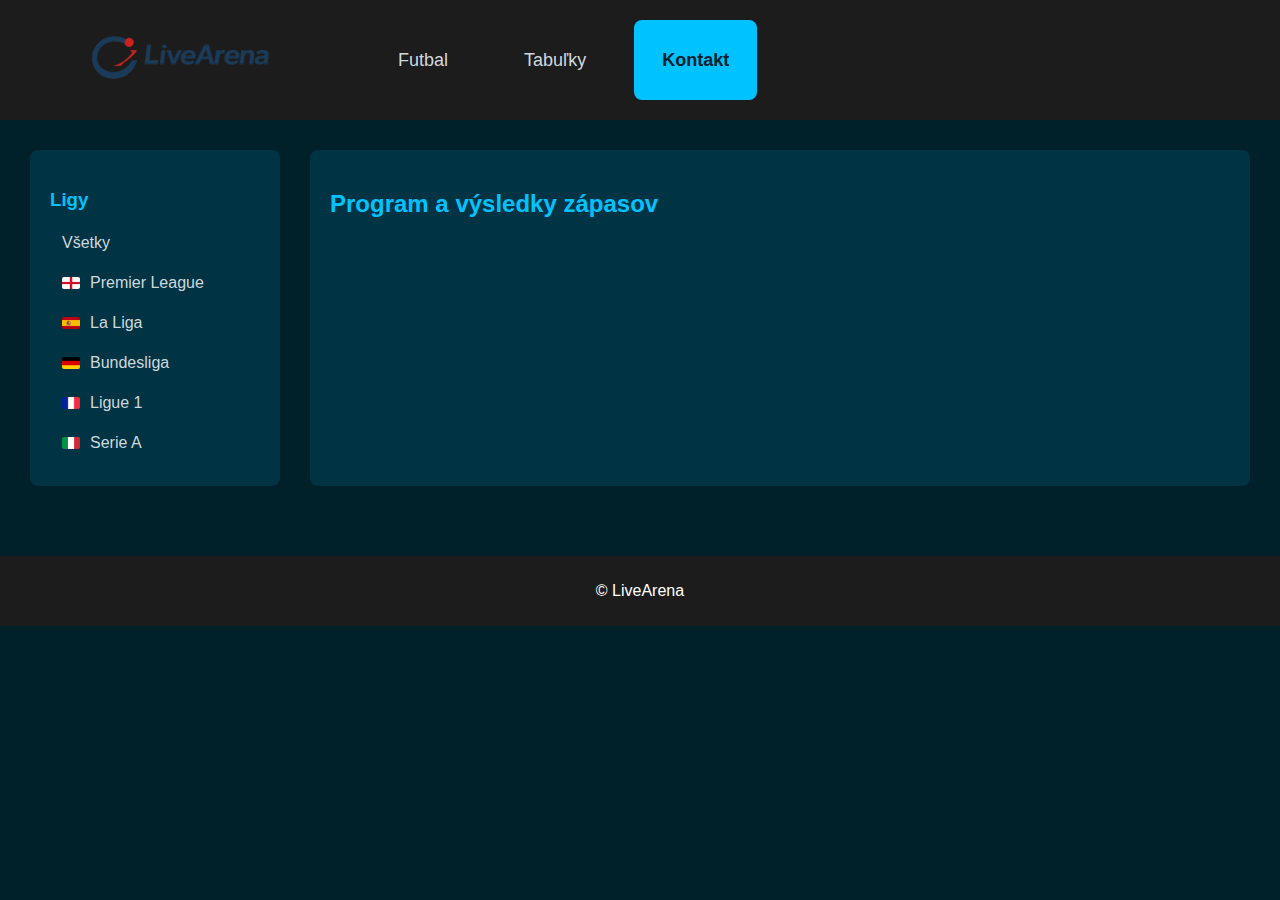
<file: contact.html>
<!DOCTYPE html>
<html lang="en">
<head>
    <meta charset="UTF-8">
    <meta name="viewport" content="width=device-width, initial-scale=1.0">
    <title>LiveArena – Futbalové zápasy</title>
    <link rel="stylesheet" href="style.css">
</head>
<body>

<header class="header">
    <a  class="logo">
        <img src="Obrázky/Logo2.png" alt="LiveArena logo">
    </a>

    <nav class="nav">
        <a href="index.html" class="nav-item">Futbal</a>
        <a href="tables.html" class="nav-item">Tabuľky</a>
        <a href="contact.html" class="nav-item active">Kontakt</a>
    </nav>
</header>

<div class="content">

    <!-- SIDEBAR -->
    <aside class="sidebar">
        <h3>Ligy</h3>
        <ul class="league-list">
    <li>
        <a href="#" class="league-item" data-league="all">
            <span class="league-name">Všetky</span>
        </a>
    </li>

    <li>
        <a href="#" class="league-item" data-league="premier">
            <img src="Obrázky/Anglicko.png" class="league-flag">
            <span class="league-name">Premier League</span>
        </a>
    </li>

    <li>
        <a href="#" class="league-item" data-league="laliga">
            <img src="Obrázky/Španielsko.png" class="league-flag">
            <span class="league-name">La Liga</span>
        </a>
    </li>

    <li>
        <a href="#" class="league-item" data-league="bundesliga">
            <img src="Obrázky/Nemecko.png" class="league-flag">
            <span class="league-name">Bundesliga</span>
        </a>
    </li>

    <li>
        <a href="#" class="league-item" data-league="ligue1">
            <img src="Obrázky/Francúzsko.png" class="league-flag">
            <span class="league-name">Ligue 1</span>
        </a>
    </li>

    <li>
        <a href="#" class="league-item" data-league="seriea">
            <img src="Obrázky/Taliansko.png" class="league-flag">
            <span class="league-name">Serie A</span>
        </a>
    </li>
</ul>
    </aside>

    <!-- MAIN -->
    <main class="main-container">
        <h2>Program a výsledky zápasov</h2>

        

    </main>
</div>

<footer class="footer">
    © LiveArena
</footer>

<script src="filter.js"></script>
</body>
</html>
</file>
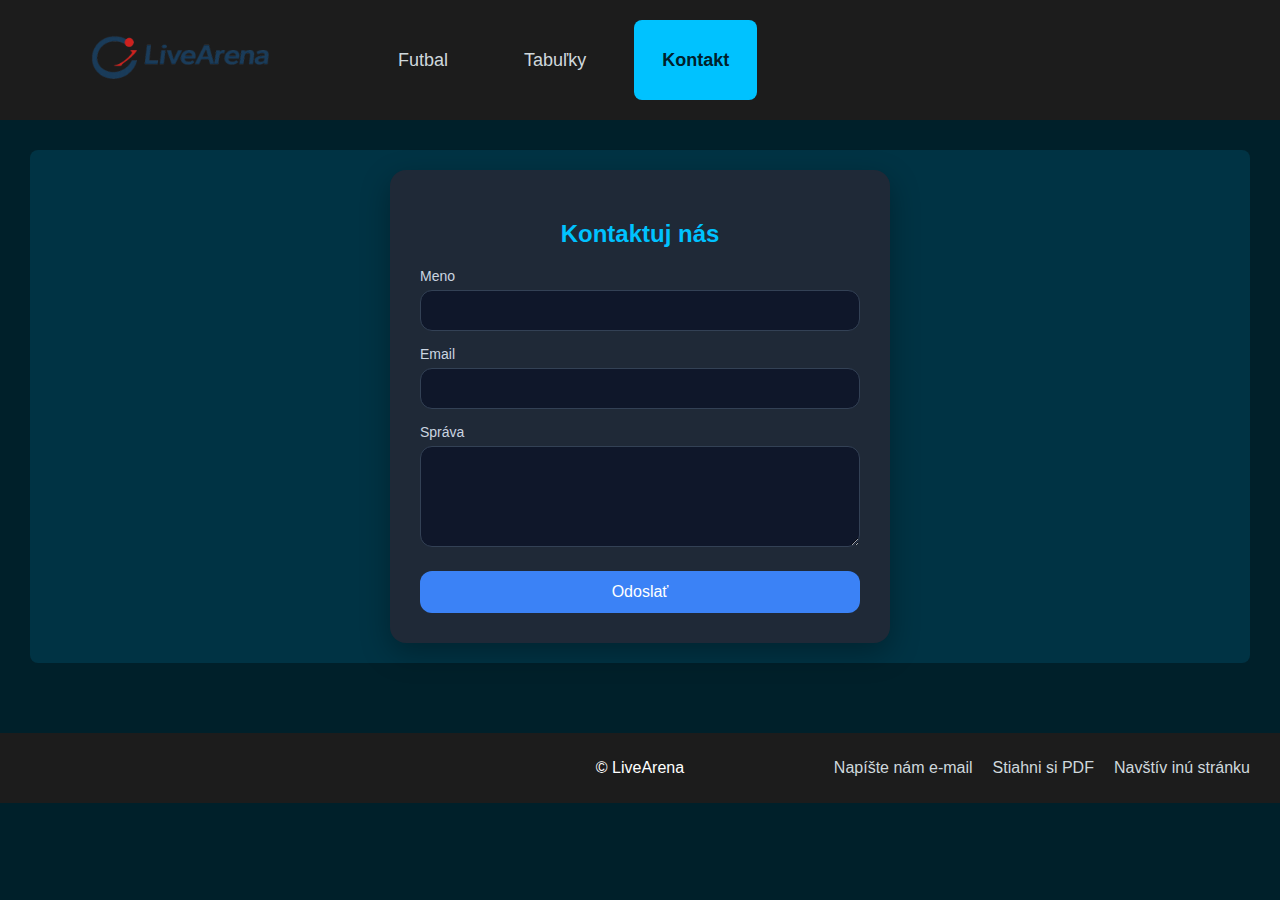
<file: email.html>
<!DOCTYPE html>
<html lang="en">

<head>
    <meta charset="UTF-8">
    <meta name="viewport" content="width=device-width, initial-scale=1.0">
    <title>LiveArena – Futbalové zápasy</title>
    <link rel="stylesheet" href="style.css">
</head>

<body>

    <header class="header">
        <a href="index.html" class="logo">
            <img src="Obrázky/Logo2.png" alt="LiveArena logo">
        </a>

        <nav class="nav">
            <a href="index.html" class="nav-item">Futbal</a>
            <a href="tables.html" class="nav-item">Tabuľky</a>
            <a href="contact.html" class="nav-item active">Kontakt</a>
        </nav>
    </header>

    <div class="content">


        <!-- MAIN -->
        <main class="main-container">
            
            <form class="contact-form" action="mailto:kontak@livearena.sk" method="post" enctype="text/plain">
                <h2>Kontaktuj nás</h2>
              
                <label for="name">Meno</label>
                <input type="text" id="name" name="name" required>
              
                <label for="email">Email</label>
                <input type="email" id="email" name="email" required>
              
                <label for="message">Správa</label>
                <textarea id="message" name="message" rows="5" required></textarea>
              
                <button type="submit">Odoslať</button>
              </form>

        </main>
    </div>

    <footer class="footer">
        <div class="footer-center">
            © LiveArena
        </div>

        <div class="footer-links">
            <a
                href="email.html">Napíšte nám e-mail</a>
            <a href="Pdf/pravidla-futbalu-2022-23-platne-od-1-7-2022.pdf" download>Stiahni si PDF</a>
            <a href="https://www.flashscore.sk/" target="_blank">Navštív inú stránku</a>
        </div>
    </footer>

    <script src="filter.js"></script>
</body>

</html>
</file>
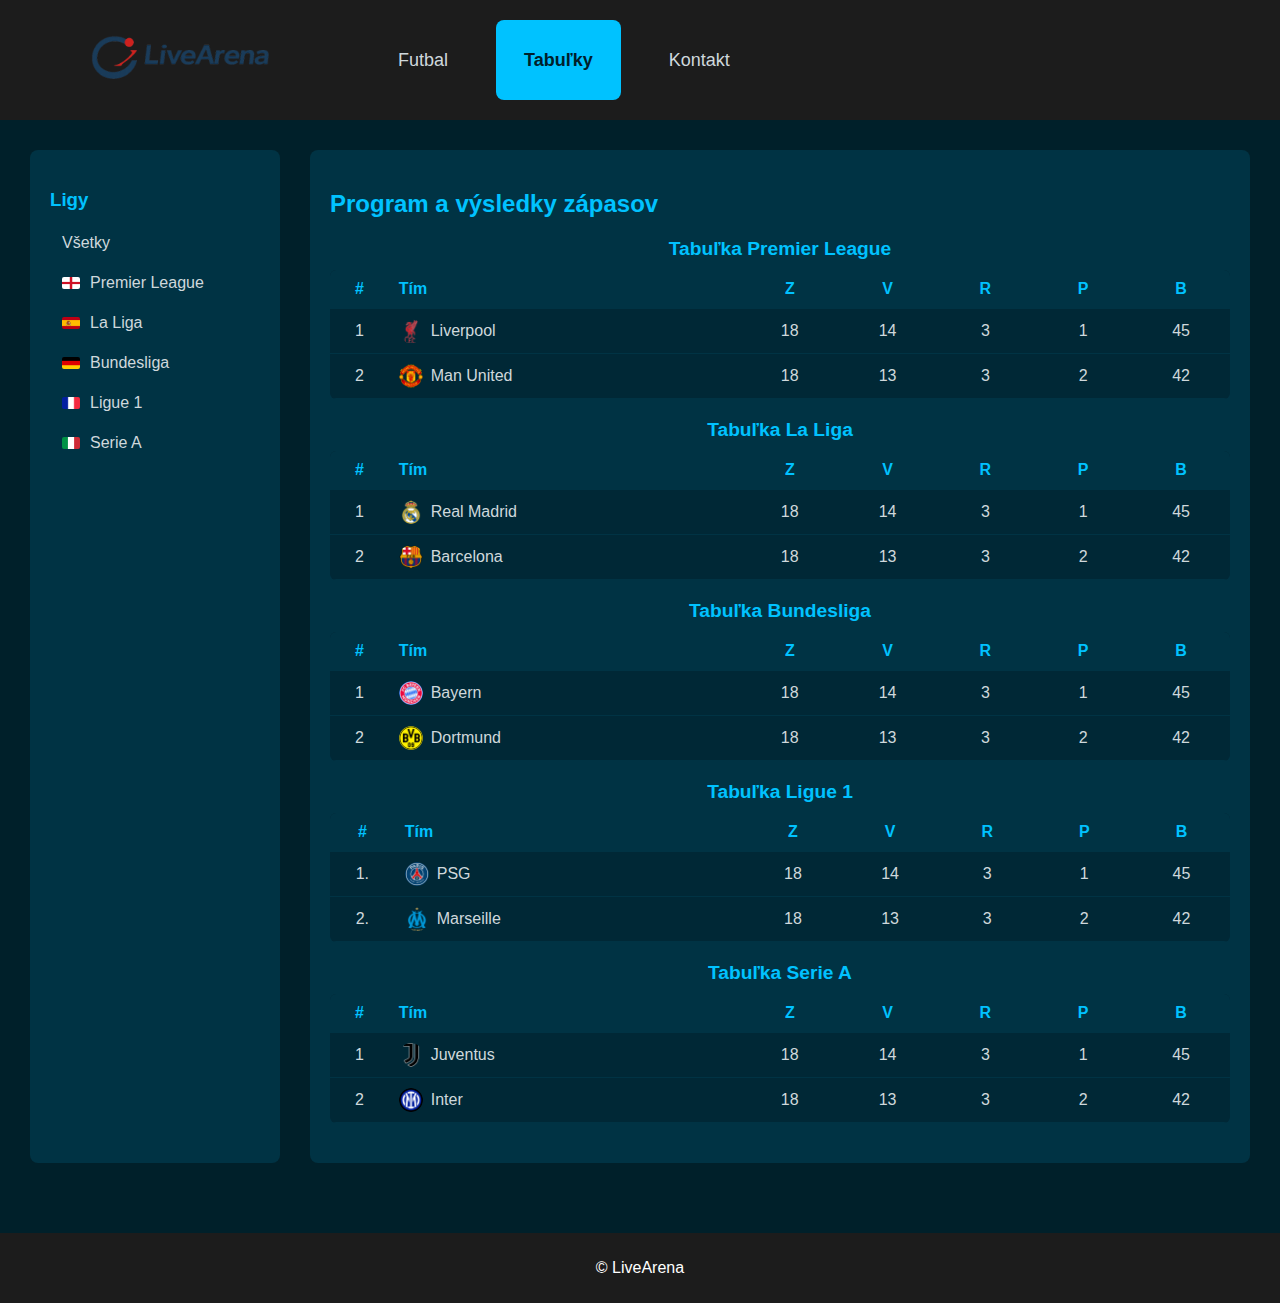
<file: tables.html>
<!DOCTYPE html>
<html lang="en">

<head>
    <meta charset="UTF-8">
    <meta name="viewport" content="width=device-width, initial-scale=1.0">
    <title>LiveArena – Futbalové zápasy</title>
    <link rel="stylesheet" href="style.css">
</head>

<body>

    <header class="header">
        <a class="logo">
            <img src="Obrázky/Logo2.png" alt="LiveArena logo">
        </a>

        <nav class="nav">
            <a href="index.html" class="nav-item">Futbal</a>
            <a href="tables.html" class="nav-item active">Tabuľky</a>
            <a href="contact.html" class="nav-item">Kontakt</a>
        </nav>
    </header>

    <div class="content">

        <!-- SIDEBAR -->
        <aside class="sidebar">
            <h3>Ligy</h3>
            <ul class="league-list">
                <li>
                    <a href="#" class="league-item" data-league="all">
                        <span class="league-name">Všetky</span>
                    </a>
                </li>

                <li>
                    <a href="#" class="league-item" data-league="premier">
                        <img src="Obrázky/Anglicko.png" class="league-flag">
                        <span class="league-name">Premier League</span>
                    </a>
                </li>

                <li>
                    <a href="#" class="league-item" data-league="laliga">
                        <img src="Obrázky/Španielsko.png" class="league-flag">
                        <span class="league-name">La Liga</span>
                    </a>
                </li>

                <li>
                    <a href="#" class="league-item" data-league="bundesliga">
                        <img src="Obrázky/Nemecko.png" class="league-flag">
                        <span class="league-name">Bundesliga</span>
                    </a>
                </li>

                <li>
                    <a href="#" class="league-item" data-league="ligue1">
                        <img src="Obrázky/Francúzsko.png" class="league-flag">
                        <span class="league-name">Ligue 1</span>
                    </a>
                </li>

                <li>
                    <a href="#" class="league-item" data-league="seriea">
                        <img src="Obrázky/Taliansko.png" class="league-flag">
                        <span class="league-name">Serie A</span>
                    </a>
                </li>
            </ul>
        </aside>

        <!-- MAIN -->
        <main class="main-container">
            <h2>Program a výsledky zápasov</h2>

            <section class="league-section" data-league="premier">
                <h3 class="league-title">Tabuľka Premier League</h3>

                <table class="league-table">
                    <thead>
                        <tr>
                            <th>#</th>
                            <th>Tím</th>
                            <th>Z</th>
                            <th>V</th>
                            <th>R</th>
                            <th>P</th>
                            <th>B</th>
                        </tr>
                    </thead>
                    <tbody>
                        <tr>
                            <td>1</td>
                            <td class="team-name">
                                <div class="team-info">
                                    <img src="Obrázky/Liverpool.png" alt="Liverpool" class="team-logo">
                                    <span>Liverpool</span>
                                </div>
                            </td>
                            <td>18</td>
                            <td>14</td>
                            <td>3</td>
                            <td>1</td>
                            <td>45</td>
                        </tr>
                        <tr>
                            <td>2</td>
                            <td class="team-name">
                                <div class="team-info">
                                    <img src="Obrázky/Man United.png" alt="Man United" class="team-logo">
                                    <span>Man United</span>
                                </div>
                            </td>
                            <td>18</td>
                            <td>13</td>
                            <td>3</td>
                            <td>2</td>
                            <td>42</td>
                        </tr>
                    </tbody>
                </table>
            </section>

            <section class="league-section" data-league="laliga">
                <h3 class="league-title">Tabuľka La Liga</h3>

                <table class="league-table">
                    <thead>
                        <tr>
                            <th>#</th>
                            <th>Tím</th>
                            <th>Z</th>
                            <th>V</th>
                            <th>R</th>
                            <th>P</th>
                            <th>B</th>
                        </tr>
                    </thead>
                    <tbody>
                        <tr>
                            <td>1</td>
                            <td class="team-name">
                                <div class="team-info">
                                    <img src="Obrázky/Real Madrid.png" alt="Real Madrid" class="team-logo">
                                    <span>Real Madrid</span>
                                </div>
                            </td>
                            <td>18</td>
                            <td>14</td>
                            <td>3</td>
                            <td>1</td>
                            <td>45</td>
                        </tr>
                        <tr>
                            <td>2</td>
                            <td class="team-name">
                                <div class="team-info">
                                    <img src="Obrázky/Barcelona.png" alt="Barcelona" class="team-logo">
                                    <span>Barcelona</span>
                                </div>
                            </td>
                            <td>18</td>
                            <td>13</td>
                            <td>3</td>
                            <td>2</td>
                            <td>42</td>
                        </tr>
                    </tbody>
                </table>
            </section>

            <section class="league-section" data-league="bundesliga">
                <h3 class="league-title">Tabuľka Bundesliga</h3>

                <table class="league-table">
                    <thead>
                        <tr>
                            <th>#</th>
                            <th>Tím</th>
                            <th>Z</th>
                            <th>V</th>
                            <th>R</th>
                            <th>P</th>
                            <th>B</th>
                        </tr>
                    </thead>
                    <tbody>
                        <tr>
                            <td>1</td>
                            <td class="team-name">
                                <div class="team-info">
                                    <img src="Obrázky/Bayern.png" alt="Bayern" class="team-logo">
                                    <span>Bayern</span>
                                </div>
                            </td>
                            <td>18</td>
                            <td>14</td>
                            <td>3</td>
                            <td>1</td>
                            <td>45</td>
                        </tr>
                        <tr>
                            <td>2</td>
                            <td class="team-name">
                                <div class="team-info">
                                    <img src="Obrázky/Dortmund.png" alt="Dortmund" class="team-logo">
                                    <span>Dortmund</span>
                                </div>
                            </td>
                            <td>18</td>
                            <td>13</td>
                            <td>3</td>
                            <td>2</td>
                            <td>42</td>
                        </tr>
                    </tbody>
                </table>
            </section>

            <section class="league-section" data-league="ligue1">
                <h3 class="league-title">Tabuľka Ligue 1</h3>

                <table class="league-table">
                    <thead>
                        <tr>
                            <th>#</th>
                            <th>Tím</th>
                            <th>Z</th>
                            <th>V</th>
                            <th>R</th>
                            <th>P</th>
                            <th>B</th>
                        </tr>
                    </thead>
                    <tbody>
                        <tr>
                            <td>1.</td>
                            <td class="team-name">
                                <div class="team-info">
                                    <img src="Obrázky/PSG.png" alt="PSG" class="team-logo">
                                    <span>PSG</span>
                                </div>
                            </td>
                            <td>18</td>
                            <td>14</td>
                            <td>3</td>
                            <td>1</td>
                            <td>45</td>
                        </tr>
                        <tr>
                            <td>2.</td>
                            <td class="team-name">
                                <div class="team-info">
                                    <img src="Obrázky/Marseille.png" alt="Marseille" class="team-logo">
                                    <span>Marseille</span>
                                </div>
                            </td>
                            <td>18</td>
                            <td>13</td>
                            <td>3</td>
                            <td>2</td>
                            <td>42</td>
                        </tr>
                    </tbody>
                </table>
            </section>

            <section class="league-section" data-league="seriea">
                <h3 class="league-title">Tabuľka Serie A</h3>

                <table class="league-table">
                    <thead>
                        <tr>
                            <th>#</th>
                            <th>Tím</th>
                            <th>Z</th>
                            <th>V</th>
                            <th>R</th>
                            <th>P</th>
                            <th>B</th>
                        </tr>
                    </thead>
                    <tbody>
                        <tr>
                            <td>1</td>
                            <td class="team-name">
                                <div class="team-info">
                                    <img src="Obrázky/Juventus.png" alt="Juventus" class="team-logo">
                                    <span>Juventus</span>
                                </div>
                            </td>
                            <td>18</td>
                            <td>14</td>
                            <td>3</td>
                            <td>1</td>
                            <td>45</td>
                        </tr>
                        <tr>
                            <td>2</td>
                            <td class="team-name">
                                <div class="team-info">
                                    <img src="Obrázky/Inter.png" alt="Inter" class="team-logo">
                                    <span>Inter</span>
                                </div>
                            </td>
                            <td>18</td>
                            <td>13</td>
                            <td>3</td>
                            <td>2</td>
                            <td>42</td>
                        </tr>
                    </tbody>
                </table>
            </section>



        </main>
    </div>

    <footer class="footer">
        © LiveArena
    </footer>

    <script src="filter.js"></script>
</body>

</html>
</file>
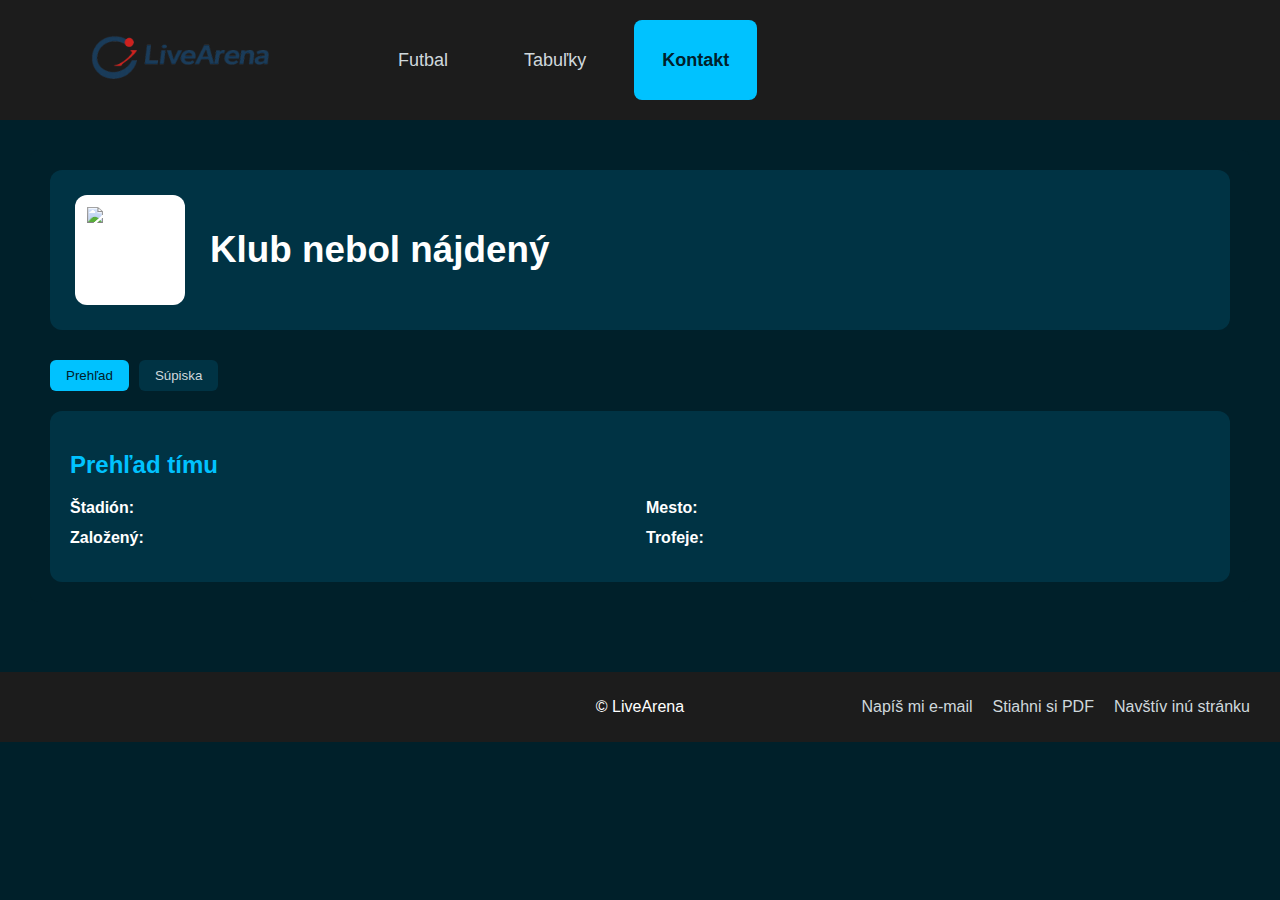
<file: team.html>
<!DOCTYPE html>
<html lang="en">

<head>
    <meta charset="UTF-8">
    <meta name="viewport" content="width=device-width, initial-scale=1.0">
    <title>LiveArena – Klub</title>
    <link rel="stylesheet" href="style.css">
</head>

<body>

    <header class="header">
        <a href="index.html" class="logo">
            <img src="Obrázky/Logo2.png" alt="LiveArena logo">
        </a>

        <nav class="nav">
            <a href="index.html" class="nav-item">Futbal</a>
            <a href="tables.html" class="nav-item">Tabuľky</a>
            <a href="contact.html" class="nav-item active">Kontakt</a>
        </nav>
    </header>

    <div class="content">



        <!-- MAIN -->
        <main class="main-container-team">

            <!-- HLAVIČKA TÍMU -->
            <section class="team-header">
                <div class="team-header-info">
                    <img id="teamLogo" class="team-header-logo" alt="Liverpool FC Logo">

                    <div class="team-header-text">
                        <h1 id="teamName"></h1>
                        <span id="teamLeague"></span>
                    </div>
                </div>
            </section>

            <!-- TABY -->
            <div class="team-tabs">
                <button class="team-tab active" data-tab="overview">Prehľad</button>
                <button class="team-tab" data-tab="squad">Súpiska</button>
            </div>

            <!-- OBSAH TABOV -->
            <section class="team-tab-content active" data-tab="overview">
                <h2>Prehľad tímu</h2>
                <p id="teamDescription" class="team-description"></p>
                <div class="team-info-grid">
                    <div><strong>Štadión:</strong> <span id="teamStadium"></span></div>
                    <div><strong>Mesto:</strong> <span id="teamCity"></span></div>
                    <div><strong>Založený:</strong> <span id="teamFounded"></span></div>
                    <div><strong>Trofeje:</strong> <span id="teamTrophies"></span></div>
                </div>
            </section>

            <section class="team-tab-content" data-tab="schedule">
                <h2>Program zápasov</h2>

            </section>

            <section class="team-tab-content" data-tab="results">
                <h2>Výsledky zápasov</h2>

            </section>

            <section class="team-tab-content" data-tab="squad">
                <h2>Súpiska hráčov</h2>

                <div id="squadList" class="squad-list">

                    <div class="squad-role" data-role="Brankár">
                        <h3 class="squad-role-title">Brankári</h3>
                        <div class="role-players" id="goalkeepers"></div>
                    </div>

                    <div class="squad-role" data-role="Obranca">
                        <h3 class="squad-role-title">Obrancovia</h3>
                        <div class="role-players" id="defenders"></div>
                    </div>

                    <div class="squad-role" data-role="Záložník">
                        <h3 class="squad-role-title">Záložníci</h3>
                        <div class="role-players" id="midfielders"></div>
                    </div>

                    <div class="squad-role" data-role="Útočník">
                        <h3 class="squad-role-title">Útočníci</h3>
                        <div class="role-players" id="forwards"></div>
                    </div>

                </div>
            </section>

        </main>
    </div>

    <footer class="footer">
        <div class="footer-center">
            © LiveArena
        </div>

        <div class="footer-links">
            <a
                href="https://accounts.google.com/v3/signin/identifier?authuser=0&continue=https%3A%2F%2Fmail.google.com%2Fmail&ec=GAlAFw&hl=sk&service=mail&flowName=GlifWebSignIn&flowEntry=AddSession&dsh=S-1156964161%3A1769029820911136">Napíš
                mi e-mail</a>
            <a href="Pdf/pravidla-futbalu-2022-23-platne-od-1-7-2022.pdf" download>Stiahni si PDF</a>
            <a href="https://www.flashscore.sk/" target="_blank">Navštív inú stránku</a>
        </div>
    </footer>

    <script src="team.js"></script>

</body>

</html>
</file>
<file: style.css>
* {
    box-sizing: border-box;
}

body {
    margin: 0;
    background-color: #00202A;
    color: white;
    font-family: Arial, sans-serif;
}

.header {
    background-color: #1C1C1C;
    height: 120px;
    display: flex;
    align-items: center;
}

/* MAIN INDEX*/

.logo img {
    height: 200px;
    width: auto;
    margin-left: 30px;
}

.logo {
    align-items: center;
    display: flex;
    text-decoration: none;
}

.nav {
    display: flex;
    gap: 20px;
    margin-left: 40px;
    height: 100%;
    align-items: center;
}

.nav-item {
    display: flex;
    align-items: center;
    justify-content: center;
    padding: 14px 28px;
    height: 80px;
    color: #cfd8dc;
    text-decoration: none;
    font-size: 18px;
    font-weight: 500;
    border-radius: 8px;
    transition: background-color 0.2s ease, color 0.2s ease;
}

.nav-item.active {
    background-color: #00c2ff;
    color: #00202A;
    font-weight: bold;
}

.nav-item:hover {
    background-color: #002836;
    color: #ffffff;
}

.content {
    display: flex;
    gap: 30px;
    padding: 30px;
}

.sidebar {
    width: 250px;
    background-color: #003344;
    border-radius: 8px;
    padding: 20px;
}

.sidebar h3 {
    color: #00c2ff;
    margin-bottom: 15px;
}

.league-list {
    list-style: none;
    padding: 0;
    margin: 0;
}

.league-item {
    display: flex;
    align-items: center;
    gap: 10px;
    padding: 8px 12px;
    margin-bottom: 6px;
    color: #cfd8dc;
    text-decoration: none;
    border-radius: 6px;
}

.league-name {
    white-space: nowrap;
}

.league-flag {
    width: 18px;
    height: 12px;
    object-fit: cover;
    border-radius: 2px;
}

.league-item:hover {
    background-color: #002836;
    color: white;
}

.main-container {
    flex: 1;
    background-color: #003344;
    border-radius: 8px;
    padding: 20px;
}

.main-container h2 {
    color: #00c2ff;
    margin-bottom: 20px;
}

.main-container-team h2 {
    color: #00c2ff;
    margin-bottom: 20px;
}

.main-container h1 {
    color: #00c2ff;
    margin-bottom: 40px;
}

.league-title {
    color: #00c2ff;
    margin: 20px 0 10px;
    font-size: 1.2rem;
    font-weight: 600;
    text-align: center;
}

/* TABUĽKY OKNO */

.league-table {
    width: 100%;
    border-collapse: collapse;
    margin-bottom: 20px;
    background-color: #002836;
    border-radius: 6px;
    overflow: hidden;
}

.league-table thead {
    background-color: #003344;
}

.league-table th,
.league-table td {
    padding: 10px;
    text-align: center;
    border-bottom: 1px solid #003344;
}

.league-table th {
    color: #00c2ff;
    font-weight: 600;
}

.league-table td {
    color: #cfd8dc;
}

.league-table tbody tr:hover {
    background-color: #003344;
}

.league-table th,
.league-table td {
    padding: 10px;
    text-align: center;
    border-bottom: 1px solid #003344;
}

.league-table th:nth-child(1),
.league-table td:nth-child(1) {
    width: 30px;
    /* # */
}

.league-table th:nth-child(2),
.league-table td:nth-child(2) {
    width: 180px;
    text-align: left;
    white-space: nowrap;
    overflow: hidden;
    text-overflow: ellipsis;
}

.league-table th:nth-child(n+3),
.league-table td:nth-child(n+3) {
    width: 50px;
    /* Z, V, R, P, B */
}

/* PROGRAM A VÝSLEDKY OKNO */

.match-row {
    display: flex;
    align-items: center;
    justify-content: flex-start;
    width: 100%;
    margin: 0 0 10px 0;
    padding: 12px 15px;
    background-color: #002836;
    border-radius: 6px;
    transition: background-color 0.2s ease;
}

.match-row:hover {
    background-color: #003344;
}

.match-time {
    color: #00c2ff;
    text-align: center;
    width: 80px;
    font-weight: 500;
    font-size: 0.9rem;
    margin-right: 15px;
}

.teams {
    display: flex;
    flex-direction: column;
    flex: 1;
}

.team-row {
    display: flex;
    justify-content: space-between;
    align-items: center;
    padding: 4px 0;
}

.team-info {
    display: flex;
    align-items: center;
    gap: 8px;
}

.team-logo {
    width: 24px;
    height: 24px;
    object-fit: contain;
    border-radius: 50%;
}

.team {
    color: #cfd8dc;
    font-weight: 500;
}

.team-target {
    cursor: pointer;
}

.team-name-link {
    transition: text-decoration 0.2s;
}

.team-target:hover .team-name-link {
    text-decoration: underline;
}

.team-link {
    display: flex;
    align-items: center;
    gap: 8px;
    color: inherit;
    text-decoration: none;
}

.team-link:hover .team-name {
    text-decoration: underline;
}

.score {
    color: #ffffff;
    font-weight: bold;
}

.league-header {
    display: flex;
    align-items: center;
    gap: 15px;
    margin-bottom: 15px;
}

.league-logo {
    width: 40px;
    height: 40px;
    object-fit: cover;
    border-radius: 5px;
}

.league-tabs {
    display: flex;
    gap: 10px;
    margin-bottom: 20px;
}

.tab-btn {
    background-color: #002836;
    color: #cfd8dc;
    border: none;
    padding: 8px 16px;
    border-radius: 6px;
    cursor: pointer;
    font-weight: 500;
    transition: background-color 0.2s;
}

.tab-btn.active,
.tab-btn:hover {
    background-color: #00c2ff;
    color: #00202A;
}

.tab-content .tab-panel {
    display: none;
}

.tab-content .tab-panel.active {
    display: block;
}

.match-round {
    margin-bottom: 15px;
    border-radius: 6px;
    background-color: #002836;
    padding: 10px;
}

.match-round h5 {
    color: #00c2ff;
    margin-bottom: 8px;
    font-size: 1.2rem;
    font-weight: 600;
}

.match-row {
    cursor: pointer;
}

.modal-close {
    cursor: pointer;
}

/* MODAL */

.modal {
    display: none;
    position: fixed;
    inset: 0;
    background-color: rgba(0, 0, 0, 0.7);
    justify-content: center;
    align-items: center;
    z-index: 1000;
    padding: 20px;
}

.modal.active {
    display: flex;
}

.modal-content {
    background-color: #1e1e2f;
    border-radius: 15px;
    padding: 25px 30px;
    width: 90%;
    max-width: 650px;
    color: #ffffff;
    box-shadow: 0 10px 30px rgba(0, 0, 0, 0.5);
    position: relative;
    text-align: center;
}

.modal-close {
    position: absolute;
    top: 15px;
    right: 20px;
    font-size: 28px;
    cursor: pointer;
    color: #00c2ff;
}

.modal-close:hover {
    color: #ff5555;
}

.modal-header {
    display: flex;
    justify-content: space-between;
    align-items: center;
    margin-bottom: 10px;
}

.league-info {
    display: flex;
    align-items: center;
    gap: 10px;
}

.league-logo-small {
    width: 50px;
    height: 50px;
    object-fit: cover;
    border-radius: 5px;
}

.modal-league-name {
    font-size: 1.2rem;
    font-weight: 600;
}

.round-info {
    font-size: 0.9rem;
    color: #cfd8dc;
    margin-right: 30px;
}

.match-date {
    text-align: center;
    font-size: 0.85rem;
    color: #cfd8dc;
    margin-bottom: 15px;
}

.modal-teams {
    display: flex;
    justify-content: center;
    align-items: center;
    gap: 30px;
    margin-bottom: 20px;
}

.team {
    display: flex;
    flex-direction: column;
    align-items: center;
    gap: 10px;
}

.team-bg-white {
    background-color: white;
    padding: 15px;
    border-radius: 10px;
}

.team-logo-large {
    width: 80px;
    height: 80px;
    object-fit: contain;
}

.vs {
    font-size: 50px;
    font-weight: bold;
    color: white;
    text-align: center;
    margin-bottom: 50px;
}

.match-details {
    display: flex;
    justify-content: space-around;
    margin-top: 10px;
    font-size: 0.9rem;
}

.match-details .icon {
    margin-right: 5px;
}

/* TEAM OKNO STYLES */

.main-container-team {
    flex: 1;
    background-color: #00202A;
    border-radius: 8px;
    padding: 20px;
}

.team-header {
    background-color: #003344;
    padding: 25px;
    border-radius: 12px;
    margin-bottom: 30px;
}

.team-header-info {
    display: flex;
    align-items: center;
    gap: 25px;
}

.team-header-info span {
    color: #aaa;
    font-size: 14px;
}

.team-header-logo {
    width: 110px;
    height: 110px;
    object-fit: contain;
    background-color: white;
    padding: 12px;
    border-radius: 12px;
}

.team-header-text {
    display: flex;
    flex-direction: column;
}

.team-header-text h1 {
    margin: 0;
    font-size: 2.3rem;
    color: #ffffff;
}

/* TABS */
.team-tabs {
    display: flex;
    gap: 10px;
    margin-bottom: 20px;
}

.team-tab {
    background-color: #003344;
    color: #cfd8dc;
    border: none;
    padding: 8px 16px;
    border-radius: 6px;
    cursor: pointer;
    font-weight: 500;
    transition: background-color 0.2s;
}

.team-tab.active,
.team-tab:hover {
    background-color: #00c2ff;
    color: #00202A;
}

/* TAB CONTENT */
.team-tab-content {
    display: none;
    background: #111;
    padding: 20px;
    border-radius: 12px;
}

.team-tab-content.active {
    display: block;
    background-color: #003344;
}

/* INFO GRID */
.team-info-grid {
    display: grid;
    grid-template-columns: repeat(2, 1fr);
    gap: 12px;
    margin-bottom: 15px;
}

.team-description {
    color: #ccc;
    line-height: 1.6;
}

/*SUPISKA HRÁČOV*/

.squad-list {
    display: flex;
    flex-direction: column;
    gap: 8px;
}

.player-row {
    display: grid;
    grid-template-columns: 60px 1fr 160px 80px;
    align-items: center;
    padding: 10px 14px;
    background: #00202A;
    border-radius: 8px;
}

.player-number {
    font-weight: bold;
    color: #f5c518;
}

.player-name {
    font-weight: 600;
}

.player-position {
    color: #bbb;
}

.player-country {
    text-align: right;
    font-size: 13px;
    opacity: 0.8;
}

.squad-role {
    margin-bottom: 24px;
}

.squad-role-title {
    font-size: 18px;
    font-weight: 700;
    margin-bottom: 10px;
    padding-bottom: 6px;
    border-bottom: 2px solid #ffffff;
    color: #ffffff;
    text-transform: uppercase;
}

.footer {
    background-color: #1C1C1C;
    height: 70px;
    display: flex;
    align-items: center;
    justify-content: center;
    position: relative;
    margin-top: 40px;
}

.footer-center {
    position: absolute;
    left: 50%;
    transform: translateX(-50%);
    font-weight: 200;
    color: #ffffff;
}

.footer-links {
    position: absolute;
    right: 30px;
    display: flex;
    gap: 20px;
}

.footer-links a {
    color: #cfd8dc;
    text-decoration: none;
    font-weight: 500;
}

.footer-links a:hover {
    color: #00c2ff;
}

/* RESPONZIVITA  */

/* ÚPRAVA PRE TABLETY A MENŠIE LAPTOPY */
@media screen and (max-width: 1024px) {
    .content {
        gap: 20px;
        padding: 20px;
    }

    .sidebar {
        width: 200px;
    }
}

/* --------------------------------------------------- */
/* KOMPLETNE OPRAVENÁ RESPONZIVITA PRE MOBILY (768px a menej) */
/* --------------------------------------------------- */
@media screen and (max-width: 768px) {

    /* HEADER & NAVIGÁCIA */
    .header {
        height: auto;
        flex-direction: column;
        padding: 15px 0;
    }

    .logo {
        margin-bottom: 10px;
    }

    .logo img {
        height: 70px;
        margin-left: 0;
    }

    .nav {
        margin-left: 0;
        width: 100%;
        justify-content: center;
        height: auto;
        gap: 8px;
        flex-wrap: wrap;
        /* Aby sa menu nezalomilo škaredo */
    }

    .nav-item {
        height: 45px;
        padding: 8px 12px;
        font-size: 15px;
    }

    /* HLAVNÝ LAYOUT */
    .content {
        flex-direction: column;
        padding: 10px;
        gap: 15px;
    }

    .sidebar {
        width: 100%;
        margin-bottom: 10px;
    }

    .league-list {
        display: grid;
        grid-template-columns: repeat(auto-fill, minmax(140px, 1fr));
        /* Lepšie ako flex-wrap */
        gap: 8px;
    }

    .league-item {
        justify-content: flex-start;
        background-color: #002836;
    }

    /* ZÁPASY */
    .match-row {
        flex-direction: column;
        align-items: flex-start;
        gap: 8px;
        padding: 10px;
    }

    .match-time {
        width: 100%;
        text-align: left;
        margin-bottom: 2px;
        border-bottom: 1px solid #003344;
        padding-bottom: 5px;
        font-size: 0.8rem;
    }

    .teams {
        width: 100%;
    }

    /* --- TABUĽKY - KĽÚČOVÁ OPRAVA --- */
    .tab-panel,
    .league-section,
    .main-container {
        overflow-x: auto;
        width: 100%;
        -webkit-overflow-scrolling: touch;
        /* Hladký scroll na iPhone */
    }

    .league-table {
        min-width: 550px;
        /* Toto udrží stĺpce čitateľné, zvyšok sa odscrolluje */
        display: table;
        /* Zabezpečí, že sa správa ako tabuľka aj pri scrollovaní */
    }

    .league-table th,
    .league-table td {
        padding: 8px 5px;
        font-size: 14px;
    }

    /* Úprava šírok stĺpcov pre mobil, aby sa ušetril priestor */
    .league-table th:nth-child(2),
    .league-table td:nth-child(2) {
        width: auto;
        /* Meno tímu sa prispôsobí */
        white-space: nowrap;
    }

    /* --- SÚPISKA HRÁČOV - OPRAVA GRIDU --- */
    .player-row {
        grid-template-columns: 35px 1fr 60px;
        /* Zredukované na 3 stĺpce pre prehľadnosť */
        gap: 5px;
        padding: 12px;
        position: relative;
    }

    .player-name {
        font-size: 15px;
        grid-column: 2;
    }

    .player-position {
        grid-column: 2;
        /* Pozícia pod menom */
        font-size: 0.8em;
        margin-top: -2px;
    }

    .player-country {
        grid-column: 3;
        grid-row: 1 / 3;
        /* Krajina vycentrovaná vertikálne cez oba riadky */
        display: flex;
        align-items: center;
        justify-content: flex-end;
        position: static;
        /* Zrušené absolute, aby to nerozbíjalo layout */
        font-size: 12px;
    }

    /* MODAL */
    .modal-content {
        width: 98%;
        padding: 15px;
    }

    .modal-teams {
        gap: 15px;
    }

    .vs {
        font-size: 24px;
        margin-bottom: 0;
    }

    .team-logo-large {
        width: 60px;
        height: 60px;
    }


    /* --- MODAL KOMPLETNÁ OPRAVA --- */
    .modal {
        padding: 10px;
        /* Menší padding okolo, aby bolo viac miesta pre obsah */
    }

    .modal-content {
        width: 100%;
        max-width: 100%;
        /* Na mobile využijeme celú šírku */
        padding: 15px;
        border-radius: 10px;
        max-height: 95vh;
        /* Aby modal nezmizol pod okrajom obrazovky */
        overflow-y: auto;
    }

    .modal-header {
        flex-direction: column;
        /* Nadpis a kolo pod sebou */
        gap: 5px;
        margin-bottom: 15px;
    }

    .round-info {
        margin-right: 0;
        /* Zrušíme posun vpravo */
        font-size: 0.8rem;
    }

    .modal-teams {
        flex-direction: row;
        /* Tímy stále vedľa seba */
        justify-content: space-around;
        gap: 5px;
        margin-bottom: 15px;
    }

    .team-logo-large {
        width: 50px;
        /* Menšie logá na mobile */
        height: 50px;
    }

    .team-bg-white {
        padding: 8px;
        /* Menší biely štvorec okolo loga */
    }

    .team span {
        font-size: 0.9rem;
        /* Menšie názvy tímov v modale */
        text-align: center;
    }

    .vs {
        font-size: 24px;
        /* Výrazne zmenšené "VS" */
        margin-bottom: 20px;
        /* Zmenšený margin z 50px */
        align-self: center;
    }

    .match-details {
        flex-direction: column;
        /* Detaily ako štadión a čas pod sebou */
        gap: 8px;
        font-size: 0.8rem;
        border-top: 1px solid #333;
        padding-top: 10px;
    }

    /* FOOTER */
    .footer {
        height: auto;
        flex-direction: column;
        padding: 20px;
        gap: 15px;
        text-align: center;
    }

    .footer-center,
    .footer-links {
        position: static;
        transform: none;
    }

    .footer-links {
        flex-direction: column;
        gap: 10px;
    }
}

/* FORMULÁR */

.contact-form {
    max-width: 500px;
    margin: 0 auto;
    padding: 30px;
    background: #1f2937;
    border-radius: 16px;
    box-shadow: 0 10px 30px rgba(0, 0, 0, 0.3);
    color: #fff;
    font-family: Arial, sans-serif;
}

.contact-form h2 {
    text-align: center;
    margin-bottom: 20px;
}

.contact-form label {
    display: block;
    margin-top: 15px;
    font-size: 14px;
    color: #cbd5e1;
}

.contact-form input,
.contact-form textarea {
    width: 100%;
    padding: 12px;
    margin-top: 6px;
    border-radius: 12px;
    border: 1px solid #334155;
    background: #0f172a;
    color: #fff;
}

.contact-form button {
    width: 100%;
    padding: 12px;
    margin-top: 20px;
    border: none;
    border-radius: 12px;
    background: #3b82f6;
    color: #fff;
    font-size: 16px;
    cursor: pointer;
}

.contact-form button:hover {
    background: #2563eb;
}
</file>
